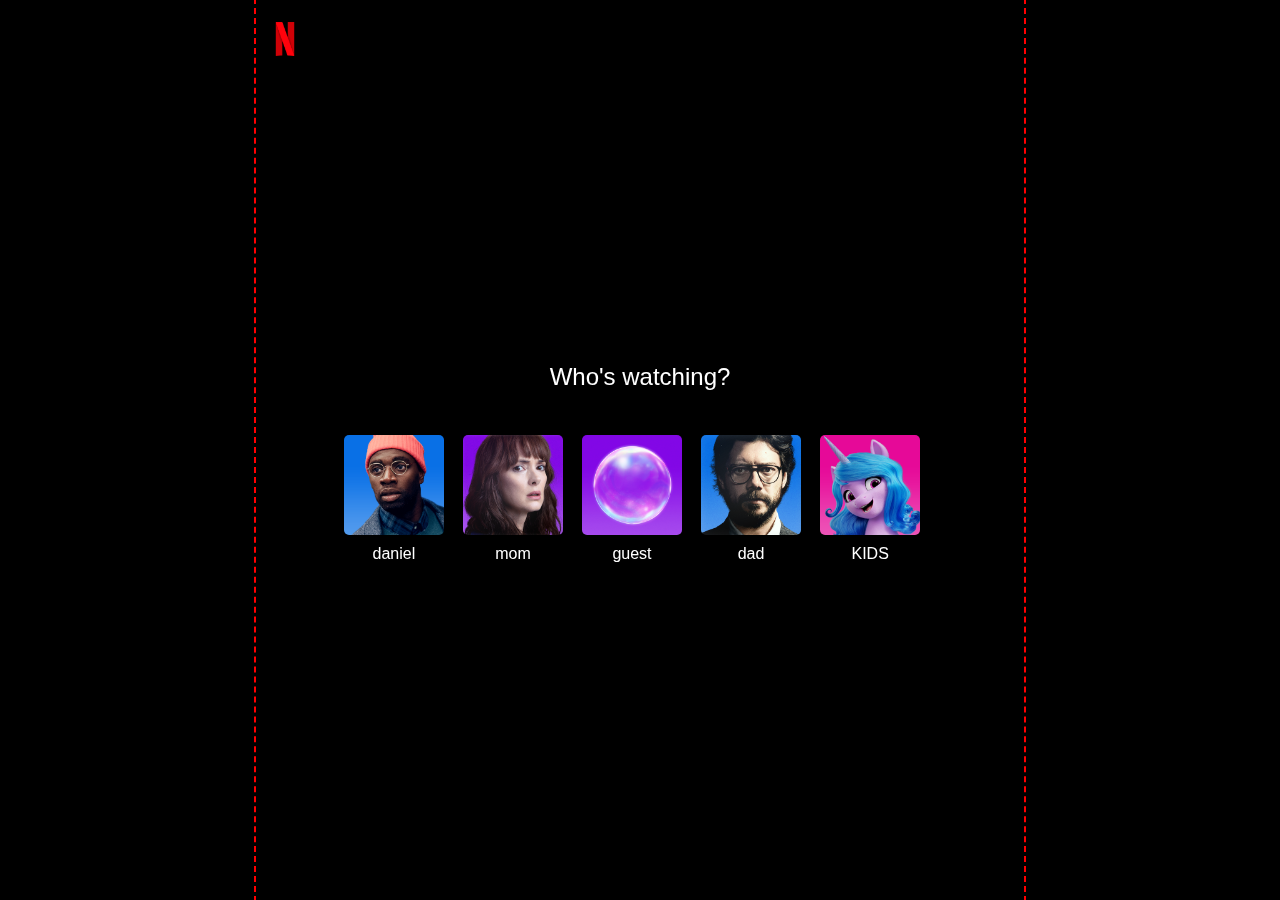
<file: index.html>
<!DOCTYPE html>
<html lang="en">
<head>
    <meta charset="UTF-8">
    <meta http-equiv="X-UA-Compatible" content="IE=edge">
    <meta name="viewport" content="width=device-width, initial-scale=1.0">
    <link rel="stylesheet" href="./css/style.css">
    <title>Netflix</title>
    <link rel="shortcut icon" href="./assets/Netflix_Symbol.png" type="image/x-icon">
</head>
<body>
    
    <main>
        <div class="main-header menu-navigation" role="navigation">
        <a href="">
            <img src="./assets/Netflix_Symbol.png" alt="">
        </a>
        </div>
        <div class="profiles-container">
            <div class="profiles-container-list">
                <div class="profiles-link">
                    <h1>Who's watching?</h1>
                    <ul class="profiles">
                        <li class="profile">
                            <a class="profile-link" href="">
                                <img src="./assets/profile-picture1.png" alt="">
                                <span>daniel</span>
                            </a>
                        </li>
                        <li class="profile">
                            <a class="profile-link" href="">
                                <img src="./assets/profile-picture2.png" alt="">
                                <span>mom</span>
                            </a>
                        </li>
                        <li class="profile">
                            <a class="profile-link" href="">
                                <img src="./assets/profile-picture3.png" alt="">
                                <span>guest</span>
                            </a>
                        </li>
                        <li class="profile">
                            <a class="profile-link" href="">
                                <img src="./assets/profile-picture4.png" alt="">
                                <span>dad</span>
                            </a>
                        </li>
                        <li class="profile">
                            <a class="profile-link" href="">
                                <img src="./assets/profile-picture5.png" alt="">
                                <span>KIDS</span>
                            </a>
                        </li>
                    </ul>
                </div>
                <!-- <span class="edit-profile-button">
                    <a href="">Manage Profiles</a>
                </span> -->
            </div>
        </div>
    </main>
</body>
</html>
</file>
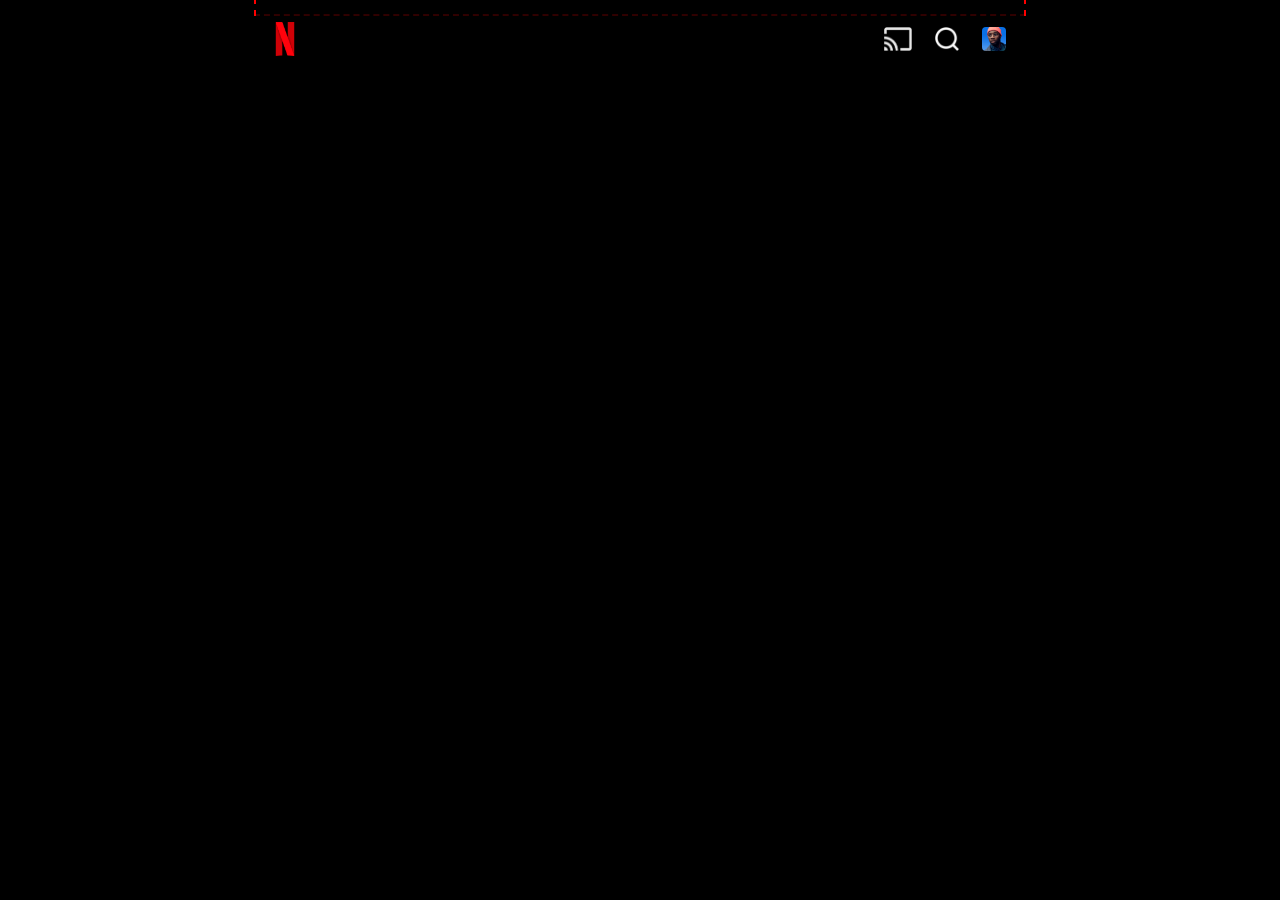
<file: profile1.html>
<!DOCTYPE html>
<html lang="en">
<head>
    <meta charset="UTF-8">
    <meta http-equiv="X-UA-Compatible" content="IE=edge">
    <meta name="viewport" content="width=device-width, initial-scale=1.0">
    <link rel="stylesheet" href="./css/style-home.css">
    <title>Netflix</title>
    <link rel="shortcut icon" href="./assets/Netflix_Symbol.png" type="image/x-icon">
</head>
<body>
    
    <main>
        <div class="main-header menu-navigation" role="navigation">
        <a href="">
            <img src="./assets/Netflix_Symbol.png" alt="">
        </a>
        <div class="user-tools">
            <a href=""><img src="./assets/icon-sharescreen.png" alt=""></a>
            <a href=""><img src="./assets/icon-search.png" alt=""></a>
            <a href=""><img src="./assets/profile-picture1.png" alt=""></a>
        </div>
        </div>
        <div class="profiles-container">
            <div class="profiles-container-list">
                <div class="profiles-link">
                    <h1>Who's watching?</h1>
                </div>
            </div>
        </div>
    </main>
</body>
</html>
</file>
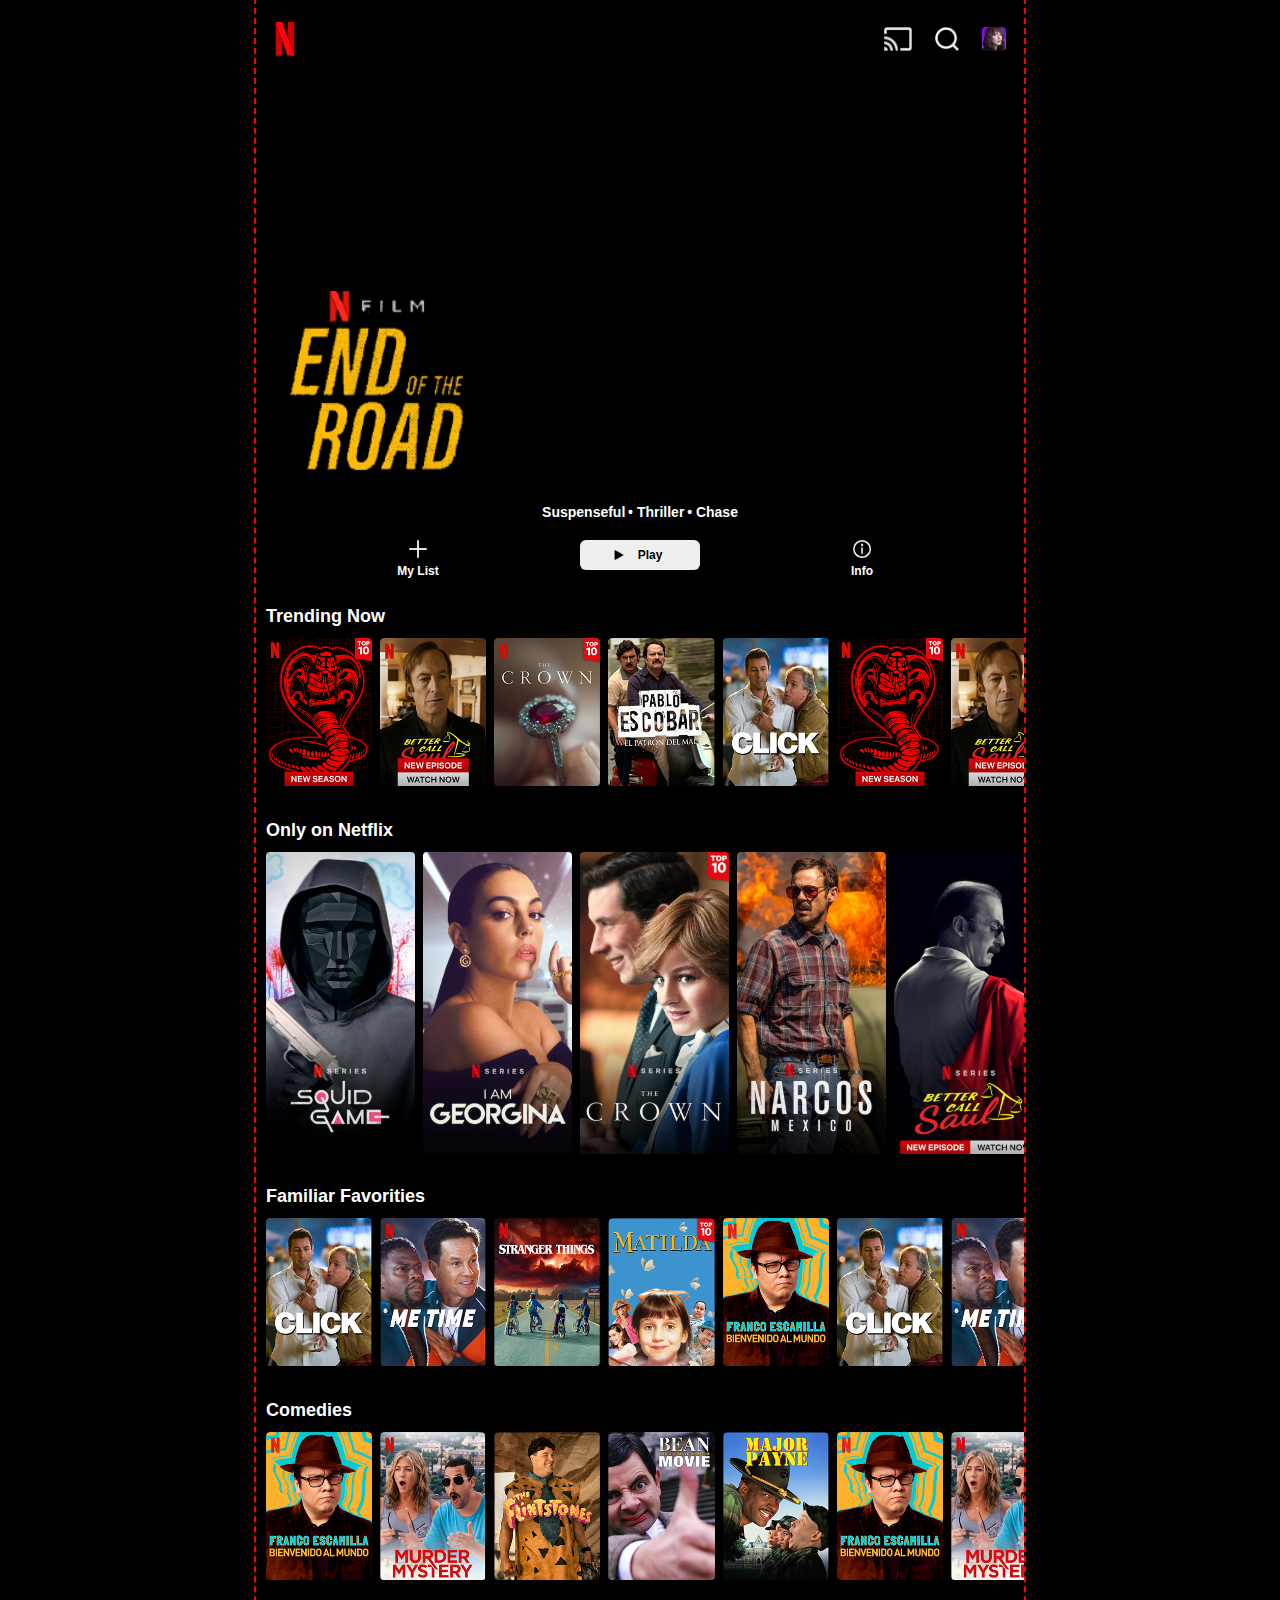
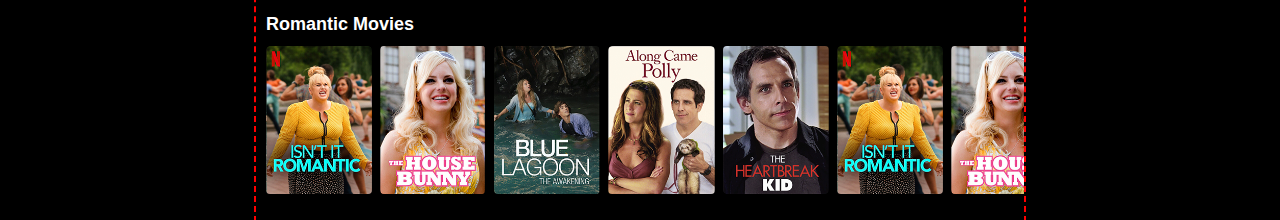
<file: profile2.html>
<!DOCTYPE html>
<html lang="en">
<head>
    <meta charset="UTF-8">
    <meta http-equiv="X-UA-Compatible" content="IE=edge">
    <meta name="viewport" content="width=device-width, initial-scale=1.0">
    <link rel="stylesheet" href="./css/style-home.css">
    <title>Netflix</title>
    <link rel="shortcut icon" href="./assets/Netflix_Symbol.png" type="image/x-icon">
</head>
<body>
    
    <main>
        <div class="main-header menu-navigation" role="navigation">
            <a href="">
                <img src="./assets/Netflix_Symbol.png" alt="">
            </a>
            <div class="user-tools">
                <a href=""><img src="./assets/icon-sharescreen.png" alt=""></a>
                <a href=""><img src="./assets/icon-search.png" alt=""></a>
                <a href="./index.html"><img src="./assets/profile-picture2.png" alt=""></a>
            </div>
        </div>
        <section>
            <section class="cover-section">
                <div class="gradient-cover">
                    <div class="cover-movie">
                        <a href=""></a>
                    </div>
                </div>
            </section>
            <section class="cover-details">
                <div class="category">
                    <span id="category1-cover">Suspenseful</span>
                    <span id="category2-cover">&bull; Thriller</span>
                    <span id="category3-cover">&bull; Chase</span>
                </div>
                <div class="cover-details-links">
                    <a href="" class="link-cover">
                        <img src="./assets/icon-plus.png" alt="">
                        <span>My List</span>
                    </a>
                    <button class="cover-button"><span></span>Play</button>
                    <a href="" class="link-cover">
                        <img src="./assets/icon-info.png" alt="">
                        <span>Info</span>
                    </a>
                </div>
            </section>
        </section>
        <div class="profiles-container">
            <div class="profiles-container-list">

                <div class="profiles-link">
                    <span>Trending Now</span>
                    <section class="movies-container-slider">

                        <a href="">
                            <img src="./assets/covers/002.png" alt="">
                        </a>

                        <a href="">
                            <img src="./assets/covers/007.png" alt="">
                        </a>

                        <a href="">
                            <img src="./assets/covers/004.png" alt="">
                        </a>

                        <a href="">
                            <img src="./assets/covers/005.png" alt="">
                        </a>

                        <a href="">
                            <img src="./assets/covers/003.png" alt="">
                        </a>

                        <a href="">
                            <img src="./assets/covers/002.png" alt="">
                        </a>

                        <a href="">
                            <img src="./assets/covers/007.png" alt="">
                        </a>

                        <a href="">
                            <img src="./assets/covers/004.png" alt="">
                        </a>

                        <a href="">
                            <img src="./assets/covers/005.png" alt="">
                        </a>

                        <a href="">
                            <img src="./assets/covers/003.png" alt="">
                        </a>
                    </section>
                </div>

                <div class="profiles-link">
                    <span>Only on Netflix</span>
                    <section class="movies-container-slider2">

                        <a href="">
                            <img src="./assets/covers/large001.png" alt="">
                        </a>

                        <a href="">
                            <img src="./assets/covers/large002.png" alt="">
                        </a>

                        <a href="">
                            <img src="./assets/covers/large003.png" alt="">
                        </a>

                        <a href="">
                            <img src="./assets/covers/large004.png" alt="">
                        </a>

                        <a href="">
                            <img src="./assets/covers/large005.png" alt="">
                        </a>

                        <a href="">
                            <img src="./assets/covers/large001.png" alt="">
                        </a>

                        <a href="">
                            <img src="./assets/covers/large002.png" alt="">
                        </a>

                        <a href="">
                            <img src="./assets/covers/large003.png" alt="">
                        </a>

                        <a href="">
                            <img src="./assets/covers/large004.png" alt="">
                        </a>

                        <a href="">
                            <img src="./assets/covers/large005.png" alt="">
                        </a>
                        
                    </section>
                </div>

                <div class="profiles-link">
                    <span>Familiar Favorities</span>
                    <section class="movies-container-slider">

                        <a href="">
                            <img src="./assets/covers/003.png" alt="">
                        </a>

                        <a href="">
                            <img src="./assets/covers/009.png" alt="">
                        </a>

                        <a href="">
                            <img src="./assets/covers/010.png" alt="">
                        </a>

                        <a href="">
                            <img src="./assets/covers/011.png" alt="">
                        </a>

                        <a href="">
                            <img src="./assets/covers/001.png" alt="">
                        </a>

                        <a href="">
                            <img src="./assets/covers/003.png" alt="">
                        </a>

                        <a href="">
                            <img src="./assets/covers/009.png" alt="">
                        </a>

                        <a href="">
                            <img src="./assets/covers/010.png" alt="">
                        </a>

                        <a href="">
                            <img src="./assets/covers/011.png" alt="">
                        </a>

                        <a href="">
                            <img src="./assets/covers/001.png" alt="">
                        </a>
                    </section>
                </div>

                <div class="profiles-link">
                    <span>Comedies</span>
                    <section class="movies-container-slider">

                        <a href="">
                            <img src="./assets/covers/001.png" alt="">
                        </a>

                        <a href="">
                            <img src="./assets/covers/015.png" alt="">
                        </a>

                        <a href="">
                            <img src="./assets/covers/014.png" alt="">
                        </a>

                        <a href="">
                            <img src="./assets/covers/013.png" alt="">
                        </a>

                        <a href="">
                            <img src="./assets/covers/012.png" alt="">
                        </a>

                        <a href="">
                            <img src="./assets/covers/001.png" alt="">
                        </a>

                        <a href="">
                            <img src="./assets/covers/015.png" alt="">
                        </a>

                        <a href="">
                            <img src="./assets/covers/014.png" alt="">
                        </a>

                        <a href="">
                            <img src="./assets/covers/013.png" alt="">
                        </a>

                        <a href="">
                            <img src="./assets/covers/012.png" alt="">
                        </a>
                    </section>
                </div>

                <div class="profiles-link">
                    <span>Romantic Movies</span>
                    <section class="movies-container-slider">

                        <a href="">
                            <img src="./assets/covers/020.png" alt="">
                        </a>

                        <a href="">
                            <img src="./assets/covers/018.png" alt="">
                        </a>

                        <a href="">
                            <img src="./assets/covers/019.png" alt="">
                        </a>

                        <a href="">
                            <img src="./assets/covers/017.png" alt="">
                        </a>

                        <a href="">
                            <img src="./assets/covers/006.png" alt="">
                        </a>

                        <a href="">
                            <img src="./assets/covers/020.png" alt="">
                        </a>

                        <a href="">
                            <img src="./assets/covers/018.png" alt="">
                        </a>

                        <a href="">
                            <img src="./assets/covers/019.png" alt="">
                        </a>

                        <a href="">
                            <img src="./assets/covers/017.png" alt="">
                        </a>

                        <a href="">
                            <img src="./assets/covers/006.png" alt="">
                        </a>
                    </section>
                </div>
            </div>
        </div>
    </main>
</body>
</html>
</file>
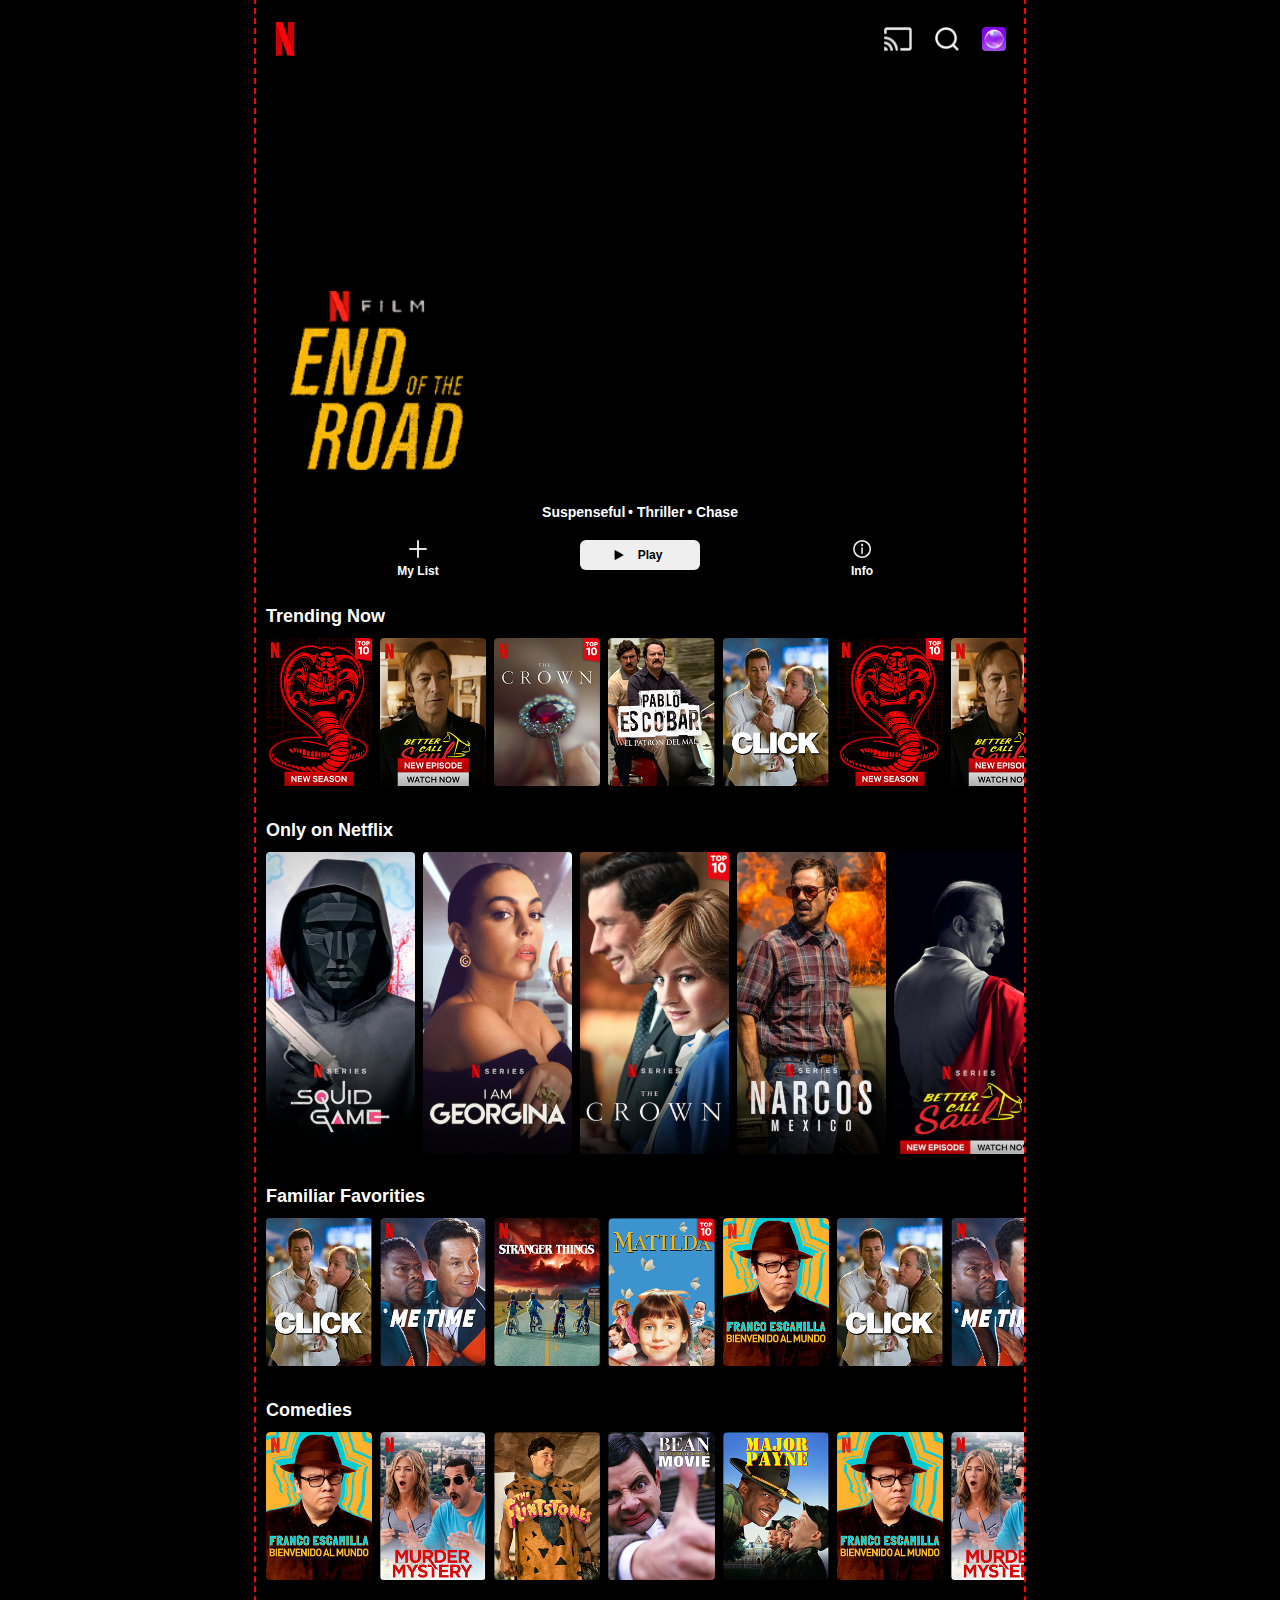
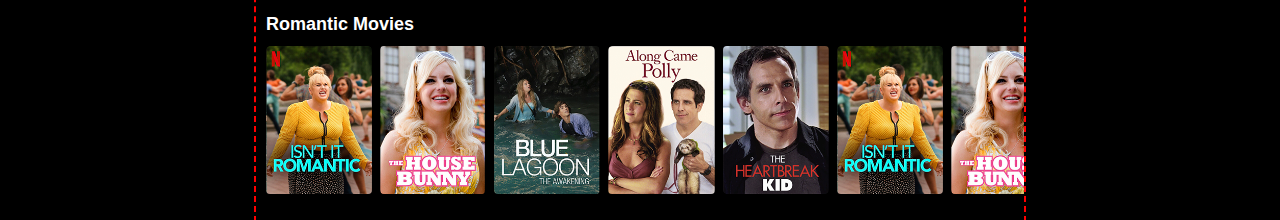
<file: profile3.html>
<!DOCTYPE html>
<html lang="en">
<head>
    <meta charset="UTF-8">
    <meta http-equiv="X-UA-Compatible" content="IE=edge">
    <meta name="viewport" content="width=device-width, initial-scale=1.0">
    <link rel="stylesheet" href="./css/style-home.css">
    <title>Netflix</title>
    <link rel="shortcut icon" href="./assets/Netflix_Symbol.png" type="image/x-icon">
</head>
<body>
    
    <main>
        <div class="main-header menu-navigation" role="navigation">
            <a href="">
                <img src="./assets/Netflix_Symbol.png" alt="">
            </a>
            <div class="user-tools">
                <a href=""><img src="./assets/icon-sharescreen.png" alt=""></a>
                <a href=""><img src="./assets/icon-search.png" alt=""></a>
                <a href="./index.html"><img src="./assets/profile-picture3.png" alt=""></a>
            </div>
        </div>
        <section>
            <section class="cover-section">
                <div class="gradient-cover">
                    <div class="cover-movie">
                        <a href=""></a>
                    </div>
                </div>
            </section>
            <section class="cover-details">
                <div class="category">
                    <span id="category1-cover">Suspenseful</span>
                    <span id="category2-cover">&bull; Thriller</span>
                    <span id="category3-cover">&bull; Chase</span>
                </div>
                <div class="cover-details-links">
                    <a href="" class="link-cover">
                        <img src="./assets/icon-plus.png" alt="">
                        <span>My List</span>
                    </a>
                    <button class="cover-button"><span></span>Play</button>
                    <a href="" class="link-cover">
                        <img src="./assets/icon-info.png" alt="">
                        <span>Info</span>
                    </a>
                </div>
            </section>
        </section>
        <div class="profiles-container">
            <div class="profiles-container-list">

                <div class="profiles-link">
                    <span>Trending Now</span>
                    <section class="movies-container-slider">

                        <a href="">
                            <img src="./assets/covers/002.png" alt="">
                        </a>

                        <a href="">
                            <img src="./assets/covers/007.png" alt="">
                        </a>

                        <a href="">
                            <img src="./assets/covers/004.png" alt="">
                        </a>

                        <a href="">
                            <img src="./assets/covers/005.png" alt="">
                        </a>

                        <a href="">
                            <img src="./assets/covers/003.png" alt="">
                        </a>

                        <a href="">
                            <img src="./assets/covers/002.png" alt="">
                        </a>

                        <a href="">
                            <img src="./assets/covers/007.png" alt="">
                        </a>

                        <a href="">
                            <img src="./assets/covers/004.png" alt="">
                        </a>

                        <a href="">
                            <img src="./assets/covers/005.png" alt="">
                        </a>

                        <a href="">
                            <img src="./assets/covers/003.png" alt="">
                        </a>
                    </section>
                </div>

                <div class="profiles-link">
                    <span>Only on Netflix</span>
                    <section class="movies-container-slider2">

                        <a href="">
                            <img src="./assets/covers/large001.png" alt="">
                        </a>

                        <a href="">
                            <img src="./assets/covers/large002.png" alt="">
                        </a>

                        <a href="">
                            <img src="./assets/covers/large003.png" alt="">
                        </a>

                        <a href="">
                            <img src="./assets/covers/large004.png" alt="">
                        </a>

                        <a href="">
                            <img src="./assets/covers/large005.png" alt="">
                        </a>

                        <a href="">
                            <img src="./assets/covers/large001.png" alt="">
                        </a>

                        <a href="">
                            <img src="./assets/covers/large002.png" alt="">
                        </a>

                        <a href="">
                            <img src="./assets/covers/large003.png" alt="">
                        </a>

                        <a href="">
                            <img src="./assets/covers/large004.png" alt="">
                        </a>

                        <a href="">
                            <img src="./assets/covers/large005.png" alt="">
                        </a>
                        
                    </section>
                </div>

                <div class="profiles-link">
                    <span>Familiar Favorities</span>
                    <section class="movies-container-slider">

                        <a href="">
                            <img src="./assets/covers/003.png" alt="">
                        </a>

                        <a href="">
                            <img src="./assets/covers/009.png" alt="">
                        </a>

                        <a href="">
                            <img src="./assets/covers/010.png" alt="">
                        </a>

                        <a href="">
                            <img src="./assets/covers/011.png" alt="">
                        </a>

                        <a href="">
                            <img src="./assets/covers/001.png" alt="">
                        </a>

                        <a href="">
                            <img src="./assets/covers/003.png" alt="">
                        </a>

                        <a href="">
                            <img src="./assets/covers/009.png" alt="">
                        </a>

                        <a href="">
                            <img src="./assets/covers/010.png" alt="">
                        </a>

                        <a href="">
                            <img src="./assets/covers/011.png" alt="">
                        </a>

                        <a href="">
                            <img src="./assets/covers/001.png" alt="">
                        </a>
                    </section>
                </div>

                <div class="profiles-link">
                    <span>Comedies</span>
                    <section class="movies-container-slider">

                        <a href="">
                            <img src="./assets/covers/001.png" alt="">
                        </a>

                        <a href="">
                            <img src="./assets/covers/015.png" alt="">
                        </a>

                        <a href="">
                            <img src="./assets/covers/014.png" alt="">
                        </a>

                        <a href="">
                            <img src="./assets/covers/013.png" alt="">
                        </a>

                        <a href="">
                            <img src="./assets/covers/012.png" alt="">
                        </a>

                        <a href="">
                            <img src="./assets/covers/001.png" alt="">
                        </a>

                        <a href="">
                            <img src="./assets/covers/015.png" alt="">
                        </a>

                        <a href="">
                            <img src="./assets/covers/014.png" alt="">
                        </a>

                        <a href="">
                            <img src="./assets/covers/013.png" alt="">
                        </a>

                        <a href="">
                            <img src="./assets/covers/012.png" alt="">
                        </a>
                    </section>
                </div>

                <div class="profiles-link">
                    <span>Romantic Movies</span>
                    <section class="movies-container-slider">

                        <a href="">
                            <img src="./assets/covers/020.png" alt="">
                        </a>

                        <a href="">
                            <img src="./assets/covers/018.png" alt="">
                        </a>

                        <a href="">
                            <img src="./assets/covers/019.png" alt="">
                        </a>

                        <a href="">
                            <img src="./assets/covers/017.png" alt="">
                        </a>

                        <a href="">
                            <img src="./assets/covers/006.png" alt="">
                        </a>

                        <a href="">
                            <img src="./assets/covers/020.png" alt="">
                        </a>

                        <a href="">
                            <img src="./assets/covers/018.png" alt="">
                        </a>

                        <a href="">
                            <img src="./assets/covers/019.png" alt="">
                        </a>

                        <a href="">
                            <img src="./assets/covers/017.png" alt="">
                        </a>

                        <a href="">
                            <img src="./assets/covers/006.png" alt="">
                        </a>
                    </section>
                </div>
            </div>
        </div>
    </main>
</body>
</html>
</file>
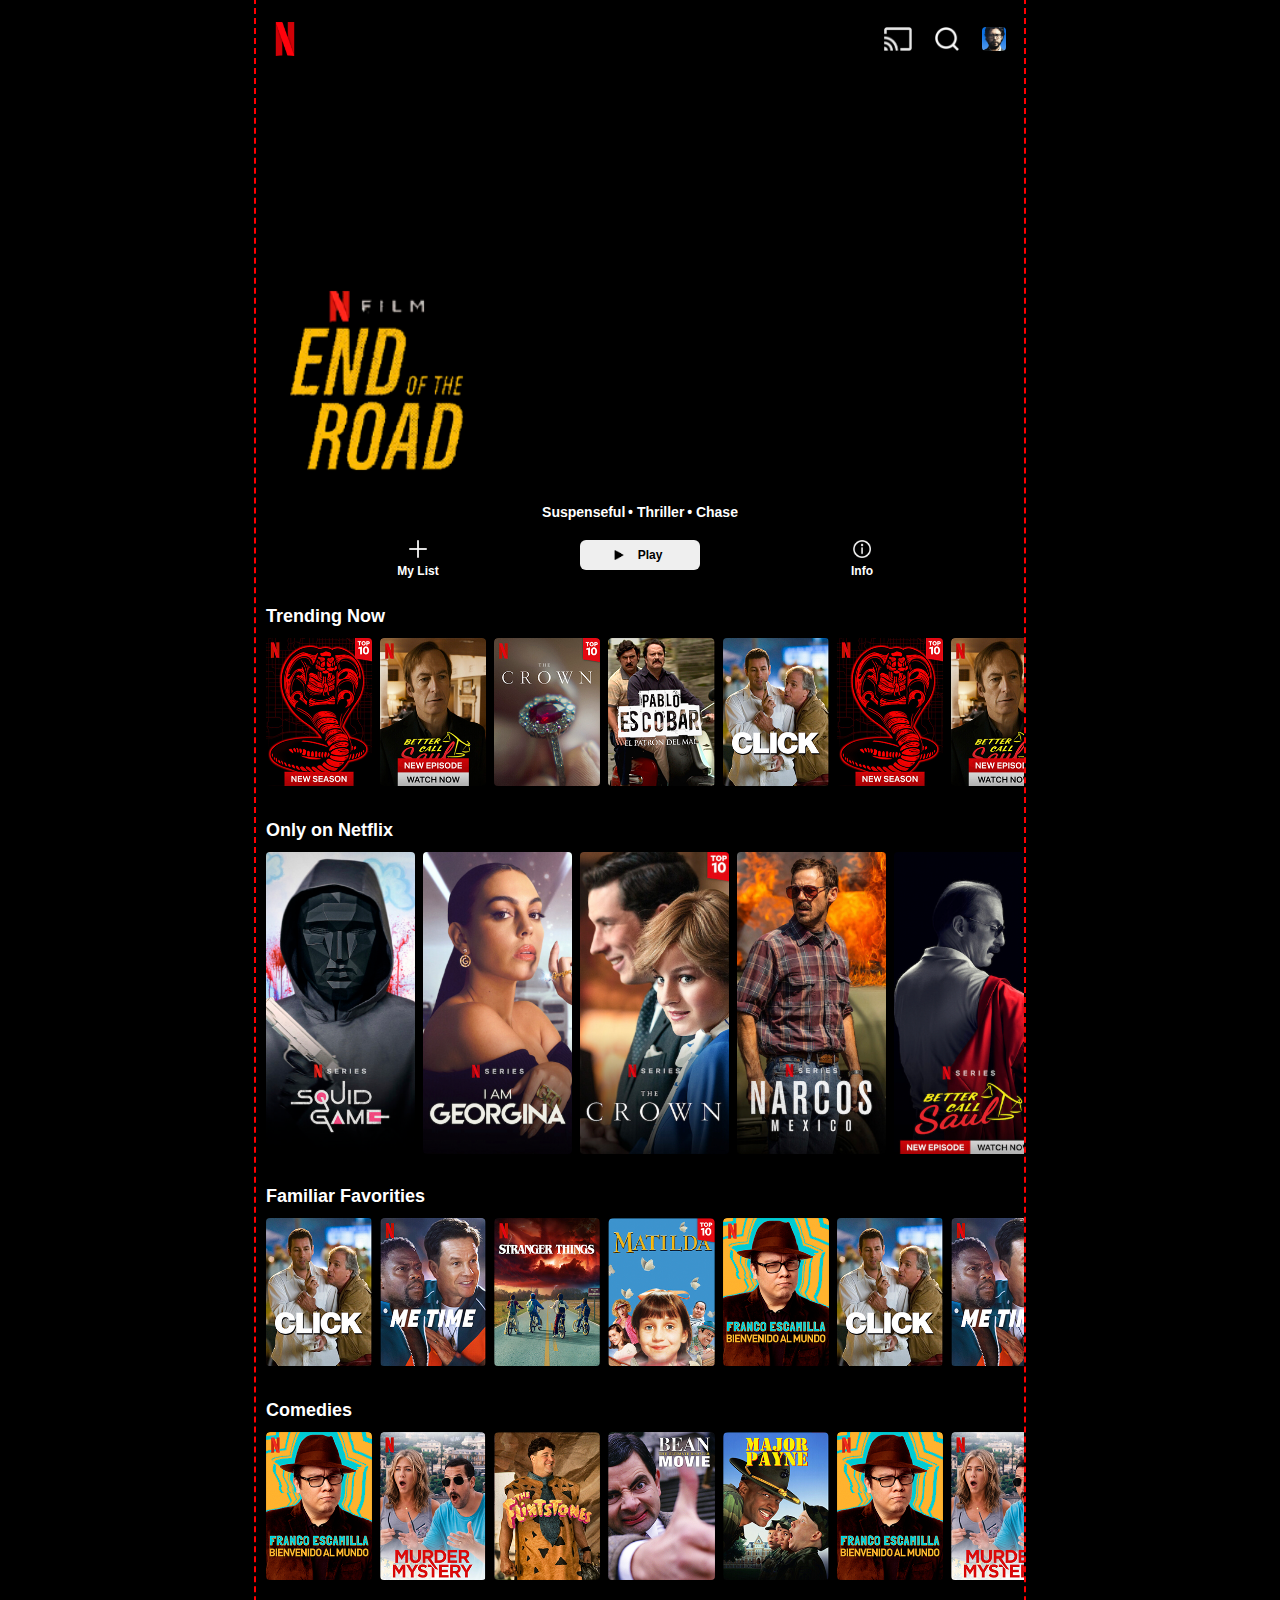
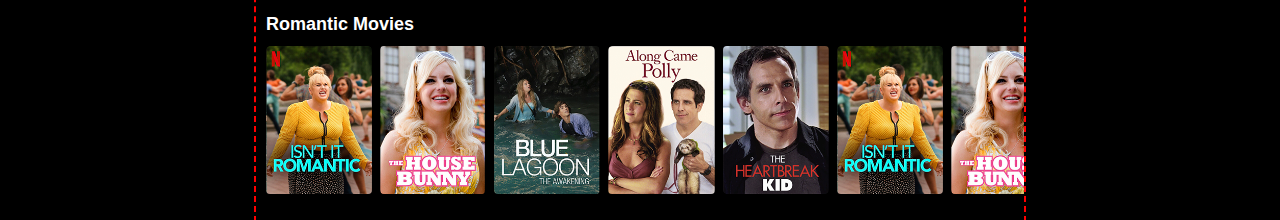
<file: profile4.html>
<!DOCTYPE html>
<html lang="en">
<head>
    <meta charset="UTF-8">
    <meta http-equiv="X-UA-Compatible" content="IE=edge">
    <meta name="viewport" content="width=device-width, initial-scale=1.0">
    <link rel="stylesheet" href="./css/style-home.css">
    <title>Netflix</title>
    <link rel="shortcut icon" href="./assets/Netflix_Symbol.png" type="image/x-icon">
</head>
<body>
    
    <main>
        <div class="main-header menu-navigation" role="navigation">
            <a href="">
                <img src="./assets/Netflix_Symbol.png" alt="">
            </a>
            <div class="user-tools">
                <a href=""><img src="./assets/icon-sharescreen.png" alt=""></a>
                <a href=""><img src="./assets/icon-search.png" alt=""></a>
                <a href="./index.html"><img src="./assets/profile-picture4.png" alt=""></a>
            </div>
        </div>
        <section>
            <section class="cover-section">
                <div class="gradient-cover">
                    <div class="cover-movie">
                        <a href=""></a>
                    </div>
                </div>
            </section>
            <section class="cover-details">
                <div class="category">
                    <span id="category1-cover">Suspenseful</span>
                    <span id="category2-cover">&bull; Thriller</span>
                    <span id="category3-cover">&bull; Chase</span>
                </div>
                <div class="cover-details-links">
                    <a href="" class="link-cover">
                        <img src="./assets/icon-plus.png" alt="">
                        <span>My List</span>
                    </a>
                    <button class="cover-button"><span></span>Play</button>
                    <a href="" class="link-cover">
                        <img src="./assets/icon-info.png" alt="">
                        <span>Info</span>
                    </a>
                </div>
            </section>
        </section>
        <div class="profiles-container">
            <div class="profiles-container-list">

                <div class="profiles-link">
                    <span>Trending Now</span>
                    <section class="movies-container-slider">

                        <a href="">
                            <img src="./assets/covers/002.png" alt="">
                        </a>

                        <a href="">
                            <img src="./assets/covers/007.png" alt="">
                        </a>

                        <a href="">
                            <img src="./assets/covers/004.png" alt="">
                        </a>

                        <a href="">
                            <img src="./assets/covers/005.png" alt="">
                        </a>

                        <a href="">
                            <img src="./assets/covers/003.png" alt="">
                        </a>

                        <a href="">
                            <img src="./assets/covers/002.png" alt="">
                        </a>

                        <a href="">
                            <img src="./assets/covers/007.png" alt="">
                        </a>

                        <a href="">
                            <img src="./assets/covers/004.png" alt="">
                        </a>

                        <a href="">
                            <img src="./assets/covers/005.png" alt="">
                        </a>

                        <a href="">
                            <img src="./assets/covers/003.png" alt="">
                        </a>
                    </section>
                </div>

                <div class="profiles-link">
                    <span>Only on Netflix</span>
                    <section class="movies-container-slider2">

                        <a href="">
                            <img src="./assets/covers/large001.png" alt="">
                        </a>

                        <a href="">
                            <img src="./assets/covers/large002.png" alt="">
                        </a>

                        <a href="">
                            <img src="./assets/covers/large003.png" alt="">
                        </a>

                        <a href="">
                            <img src="./assets/covers/large004.png" alt="">
                        </a>

                        <a href="">
                            <img src="./assets/covers/large005.png" alt="">
                        </a>

                        <a href="">
                            <img src="./assets/covers/large001.png" alt="">
                        </a>

                        <a href="">
                            <img src="./assets/covers/large002.png" alt="">
                        </a>

                        <a href="">
                            <img src="./assets/covers/large003.png" alt="">
                        </a>

                        <a href="">
                            <img src="./assets/covers/large004.png" alt="">
                        </a>

                        <a href="">
                            <img src="./assets/covers/large005.png" alt="">
                        </a>
                        
                    </section>
                </div>

                <div class="profiles-link">
                    <span>Familiar Favorities</span>
                    <section class="movies-container-slider">

                        <a href="">
                            <img src="./assets/covers/003.png" alt="">
                        </a>

                        <a href="">
                            <img src="./assets/covers/009.png" alt="">
                        </a>

                        <a href="">
                            <img src="./assets/covers/010.png" alt="">
                        </a>

                        <a href="">
                            <img src="./assets/covers/011.png" alt="">
                        </a>

                        <a href="">
                            <img src="./assets/covers/001.png" alt="">
                        </a>

                        <a href="">
                            <img src="./assets/covers/003.png" alt="">
                        </a>

                        <a href="">
                            <img src="./assets/covers/009.png" alt="">
                        </a>

                        <a href="">
                            <img src="./assets/covers/010.png" alt="">
                        </a>

                        <a href="">
                            <img src="./assets/covers/011.png" alt="">
                        </a>

                        <a href="">
                            <img src="./assets/covers/001.png" alt="">
                        </a>
                    </section>
                </div>

                <div class="profiles-link">
                    <span>Comedies</span>
                    <section class="movies-container-slider">

                        <a href="">
                            <img src="./assets/covers/001.png" alt="">
                        </a>

                        <a href="">
                            <img src="./assets/covers/015.png" alt="">
                        </a>

                        <a href="">
                            <img src="./assets/covers/014.png" alt="">
                        </a>

                        <a href="">
                            <img src="./assets/covers/013.png" alt="">
                        </a>

                        <a href="">
                            <img src="./assets/covers/012.png" alt="">
                        </a>

                        <a href="">
                            <img src="./assets/covers/001.png" alt="">
                        </a>

                        <a href="">
                            <img src="./assets/covers/015.png" alt="">
                        </a>

                        <a href="">
                            <img src="./assets/covers/014.png" alt="">
                        </a>

                        <a href="">
                            <img src="./assets/covers/013.png" alt="">
                        </a>

                        <a href="">
                            <img src="./assets/covers/012.png" alt="">
                        </a>
                    </section>
                </div>

                <div class="profiles-link">
                    <span>Romantic Movies</span>
                    <section class="movies-container-slider">

                        <a href="">
                            <img src="./assets/covers/020.png" alt="">
                        </a>

                        <a href="">
                            <img src="./assets/covers/018.png" alt="">
                        </a>

                        <a href="">
                            <img src="./assets/covers/019.png" alt="">
                        </a>

                        <a href="">
                            <img src="./assets/covers/017.png" alt="">
                        </a>

                        <a href="">
                            <img src="./assets/covers/006.png" alt="">
                        </a>

                        <a href="">
                            <img src="./assets/covers/020.png" alt="">
                        </a>

                        <a href="">
                            <img src="./assets/covers/018.png" alt="">
                        </a>

                        <a href="">
                            <img src="./assets/covers/019.png" alt="">
                        </a>

                        <a href="">
                            <img src="./assets/covers/017.png" alt="">
                        </a>

                        <a href="">
                            <img src="./assets/covers/006.png" alt="">
                        </a>
                    </section>
                </div>
            </div>
        </div>
    </main>
</body>
</html>
</file>
<file: css/style.css>
:root
{
    --grey1: rgb(147, 147, 147);
    --dark: #000000;
    --white: #ffffff;

}

*
{
    box-sizing: border-box;
    margin: 0;
    padding: 0;
}

html
{
    font-size: 62.5%;

}

body
{
    background: var(--dark);
    font-family: 'Helvetica', sans-serif;
}

main
{
    background: var(--dark);
    height: 100vh;
    max-width: 768px;
    margin: 0 auto;
    outline: 2px dashed red;
}

.main-header
{
    height: 80px;
    width: 100%;
    padding: 0 12px 0 12px;
    display: flex;
    position: fixed;
    align-items: center;
    /* background-color: var(--grey1);      */
}

.main-header img
{
    width: 34px;
}

.profiles-container 
{
    display: block;
    position: fixed;
    text-align: center;
    max-width: 768px;
    height: 100%;
    padding-top: 40px;
    margin: 0 auto;
    line-height: 1.2rem;
    left: 0;
    right: 0;
    top: 0;
    bottom: 0;
}

.profiles-container-list
{
    align-items: center;
    inset: 0px;
    display: flex;
    flex-direction: column;
    justify-content: center;
    position: absolute;
    z-index: 100%;
}

.profiles-link
{
    display: block;
    max-width: 80%;
    padding-top: 40px;
    text-align: center;
    line-height: 14.4px;
}

.profiles-link h1
{
    margin: 20px 0 20px;
    font-size: 2.4rem;
    font-family: Helvetica, sans-serif;
    font-weight: 100;
    color: var(--white);
    line-height: 36px;
}

.profiles 
{
    display: block;
    padding: 20px 0 10px 0;
    font-size: 11px;
    line-height: 8px;
    text-align: center;
}
.profile
{
    display: inline-block;
    position: relative;
    text-align: center;
    vertical-align: top;
    margin: 0 16px 0 0;
    width: 100px;
    max-width: 200;
    min-width: 100px;
}
.profile-link
{
    display: block;
    font-size: 16px;
    text-align: center;
    line-height: 14.4px;
    text-decoration: none;
    cursor: pointer;
    color: var(--white);
    margin-bottom: 30px;
}
.profile-link:hover
{
    color: var(--grey1);
}
.profile img
{
    width: 100px;
    border-radius: 5px;
}
.profile img:hover
{
    box-shadow: 0 0 0 3px grey;
}
.profile span
{
    display: block;
    margin: 10px 0 0;
    line-height: 14px;
}

/* .edit-profile-button
{
    text-align: center;
}

.edit-profile-button a
{
    cursor: pointer;
    margin: 26px 0 13px;
    padding: 8px 20px 8px 20px;
    display: block;
    font-size: 14px;
    color: grey;
    text-align: center;
    text-decoration: none;
    border: 1px solid grey;
} */
</file>
<file: css/style-home.css>
:root
{
    --grey1: rgb(147, 147, 147);
    --dark: #000000;
    --white: #ffffff;

}

*
{
    box-sizing: border-box;
    margin: 0;
    padding: 0;
}

html
{
    font-size: 62.5%;

}

html::-webkit-scrollbar
{
    display: none;
}

body
{
    background: var(--dark);
    font-family: 'Helvetica', sans-serif;
}

main
{
    background: var(--dark);
    height: auto;
    min-width: 240px;
    max-width: 768px;
    margin: 0 auto;
    outline: 2px dashed red;
}

.main-header
{
    height: 80px;
    width: 100%;
    max-width: 768px;
    min-width: 240px;
    padding: 0 18px 0 12px;
    background-image: linear-gradient(to top, rgba(255,0,0,0), rgb(0, 0, 0));
    display: flex;
    position: fixed;
    align-items: center;
    justify-content: space-between;
    /* background-color: var(--grey1);      */
}

.main-header img
{
    width: 34px;
}

.user-tools img
{
    height: 24px;
    width: 24px;
    margin-left: 20px;
}

.user-tools a:nth-child(3) img
{
    border-radius: 4px;
}

.user-tools a:nth-child(1) img
{
    width: 28px;
}

.cover-section
{
    width: 100%;
    height: 56vh;
    background-image: url("https://www.whats-on-netflix.com/wp-content/uploads/2022/09/end-of-the-road-netflix-review-2022.jpg");
    background-position: top;
    background-size: cover;
}

.gradient-cover
{
    background-image: linear-gradient(to bottom, rgba(255,0,0,0), rgb(0, 0, 0));
}

.cover-movie
{
    width: 100%;
    height: 56vh;
    background-image: url("../assets/covers/covermovie-logo1.png");
    background-position: bottom;
    background-size: cover;
    
}

.cover-details
{
    color: var(--white);
    text-align: center;
    padding: 0 0 20px;
}

.cover-details-links
{
    display: flex;
    justify-content: space-evenly;
    margin-top: 20px;
}

.category span
{
    font-size: 1.4rem;
    font-weight: 600;
}

.link-cover
{
    display: flex;
    flex-direction: column;
    width: 50px;
    align-items: center;
    text-decoration: none;
    color: var(--white);
    font-size: 12px;
    font-weight: 600;
}
.link-cover img
{
    width: 18px;
    margin: 0 0 6px 0;
}

.cover-button
{
    width: 120px;
    height: 30px;
    padding-left: 20px;
    position: relative;
    border: none;
    border-radius: 6px;
    color: var(--dark);
    font-size: 12px;
    font-weight: 600;
    cursor: pointer;

}
.cover-button span
{
    background-image: url("../assets/icon-play.png");
    background-size: cover;
    background-repeat: no-repeat;
    width: 10px;
    height: 10px;
    position: absolute;
    left: 34px;
    top: 10px;
}

.profiles-container 
{
    display: block;
    text-align: left;
    max-width: 768px;
    height: 100%;
    margin: 0 auto;
    line-height: 1.2rem;
    left: 0;
    right: 0;
    top: 0;
    bottom: 0;
}

.profiles-container-list
{
    align-items: center;
    inset: 0px;
    display: flex;
    flex-direction: column;
    z-index: 100%;
}

.profiles-link
{
    display: block;
    width: 100%;
    line-height: 14.4px;
}

.profiles-link span
{
    margin: 20px 0 20px 10px;
    font-size: 1.8rem;
    font-family: Helvetica, sans-serif;
    font-weight: 600;
    color: var(--white);
    line-height: 36px;
}

.movies-container-slider
{
    display: flex;
    width: 100%;
    height: 178px;
    padding-left: 10px;
    overflow-x: scroll;
    overscroll-behavior-x: contain;
    scroll-snap-type: x proximity;
}

.movies-container-slider::-webkit-scrollbar
{
    display: none;
}

.movies-container-slider a
{
    margin: 4px 8px 0 0 ;
    height: 100px;
}

.movies-container-slider img
{
    height: 148px;
    border-radius: 4px;
}

/* slider2  */

.movies-container-slider2
{
    display: flex;
    width: 100%;
    height: 330px;
    padding-left: 10px;
    overflow-x: scroll;
    overscroll-behavior-x: contain;
    scroll-snap-type: x proximity;
}

.movies-container-slider2::-webkit-scrollbar
{
    display: none;
}

.movies-container-slider2 a
{
    margin: 4px 8px 0 0 ;
    height: 100px;
}

.movies-container-slider2 img
{
    height: 302px;
    border-radius: 4px;
}

@media only screen and (min-width: 426px) 
{
    .cover-movie
    {
        background-image: url("../assets/covers/covermovie-logo1-tablet.png");
        background-position: bottom left;
        background-size: cover;
    }
}
</file>
